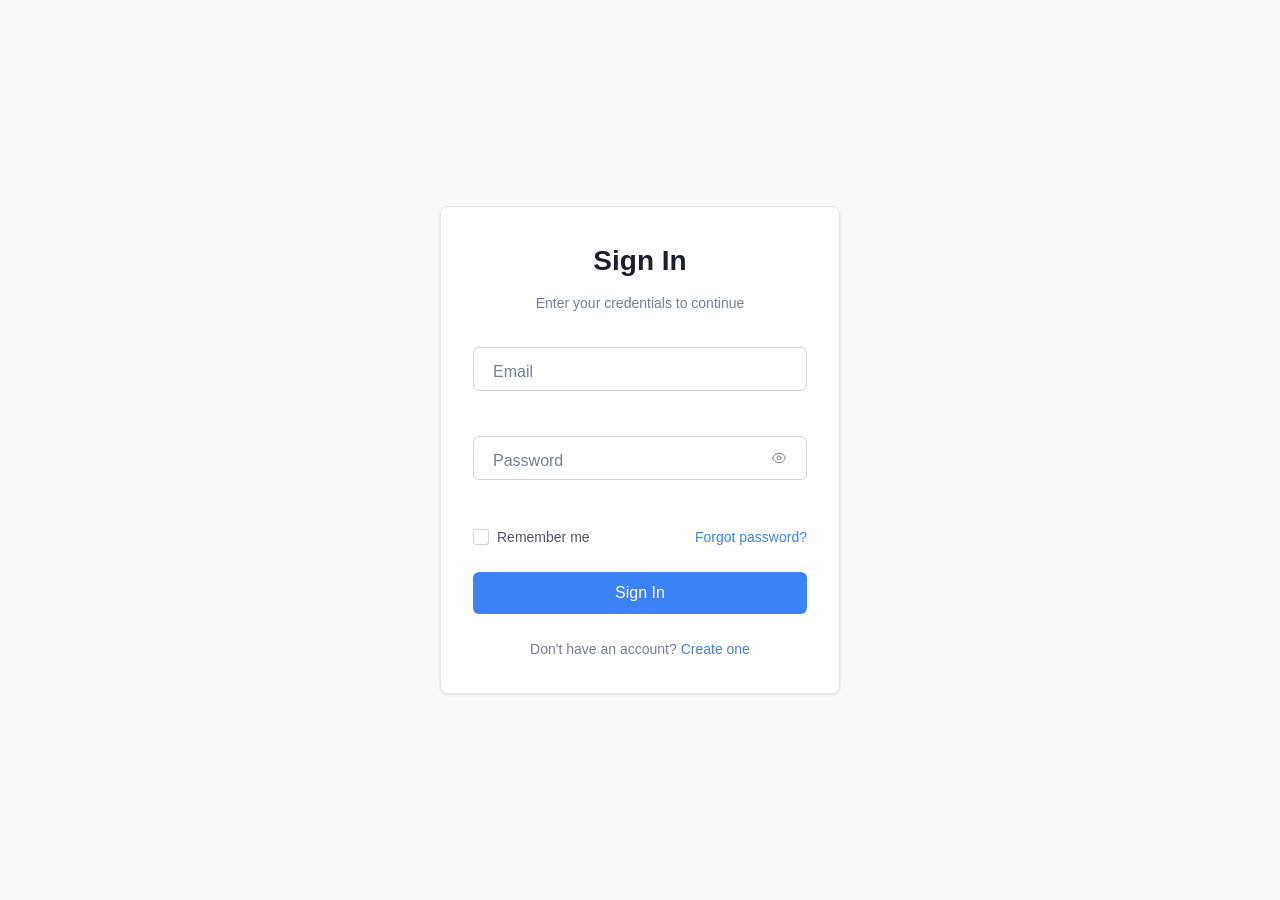
<file: src/main/resources/static/index.html>
<!DOCTYPE html>
<html lang="en">
<head>
    <meta charset="UTF-8">
    <meta name="viewport" content="width=device-width, initial-scale=1.0">
    <title>Minimal Login Form</title>
    <link rel="stylesheet" href="css/login.css">
</head>
<body>
<div class="login-container">
    <div class="login-card">
        <div class="login-header">
            <h2>Sign In</h2>
            <p>Enter your credentials to continue</p>
        </div>

        <form class="login-form" id="loginForm" novalidate>
            <div class="form-group">
                <div class="input-wrapper">
                    <input type="email" id="email" name="email" required autocomplete="email">
                    <label for="email">Email</label>
                </div>
                <span class="error-message" id="emailError"></span>
            </div>

            <div class="form-group">
                <div class="input-wrapper">
                    <input type="password" id="password" name="password" required autocomplete="current-password">
                    <label for="password">Password</label>
                    <button type="button" class="password-toggle" id="passwordToggle" aria-label="Toggle password visibility">
                        <span class="toggle-icon"></span>
                    </button>
                </div>
                <span class="error-message" id="passwordError"></span>
            </div>

            <div class="form-options">
                <div class="remember-wrapper">
                    <input type="checkbox" id="remember" name="remember">
                    <label for="remember" class="checkbox-label">
                        <span class="checkmark"></span>
                        Remember me
                    </label>
                </div>
                <a href="#" class="forgot-password">Forgot password?</a>
            </div>

            <button type="submit" class="login-btn">
                <span class="btn-text">Sign In</span>
                <span class="btn-loader"></span>
            </button>
        </form>

        <div class="signup-link">
            <p>Don't have an account? <a href="register.html">Create one</a></p>
        </div>

        <div class="success-message" id="successMessage">
            <div class="success-icon">✓</div>
            <h3>Welcome back!</h3>
            <p>Redirecting to your dashboard...</p>
        </div>
    </div>
</div>


<script src="js/login.js"></script>
</body>
</html>
</file>
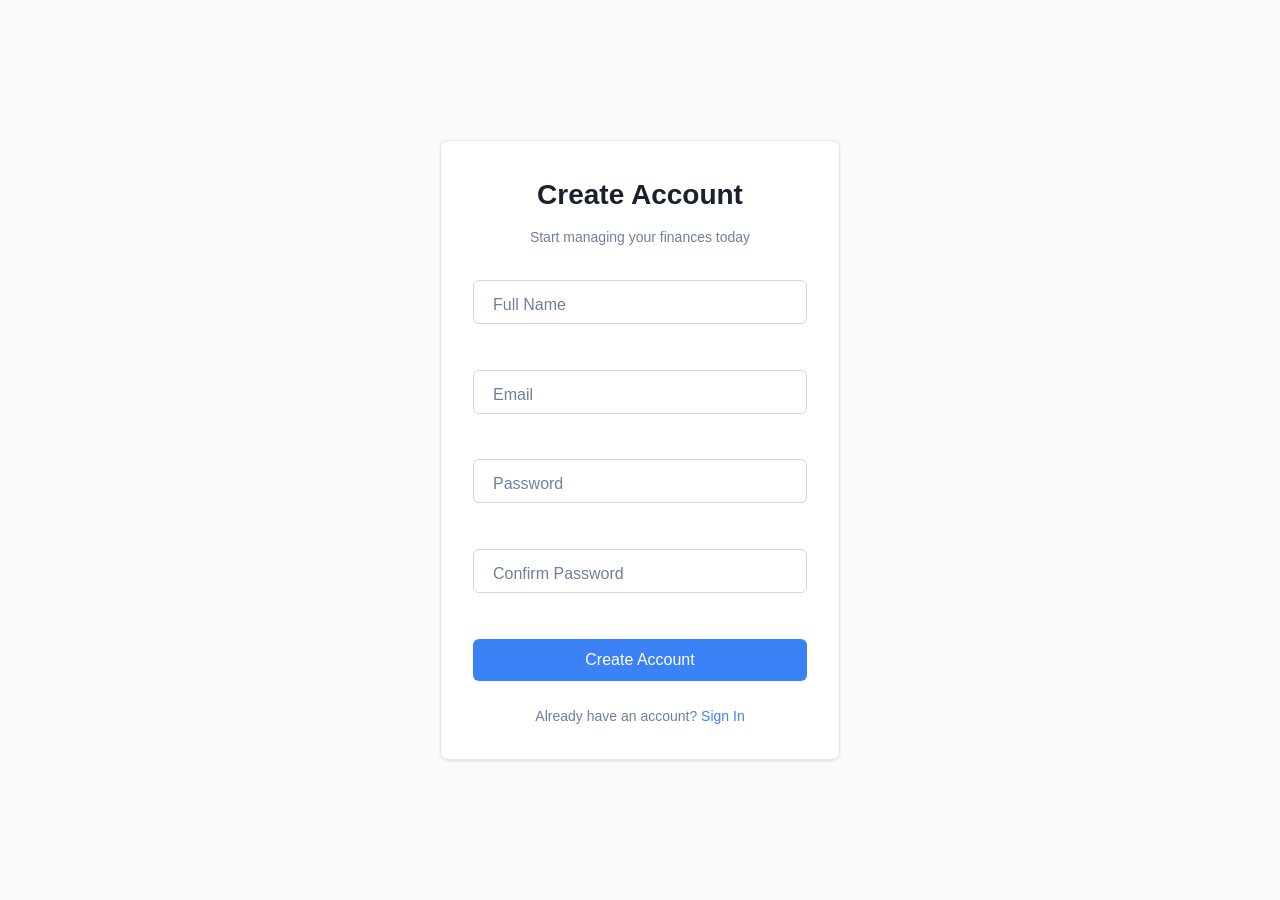
<file: src/main/resources/static/register.html>
<!DOCTYPE html>
<html lang="en">
<head>
    <meta charset="UTF-8">
    <meta name="viewport" content="width=device-width, initial-scale=1.0">
    <title>Create Account</title>
    <link rel="stylesheet" href="css/login.css">
</head>
<body>

<div class="login-container">
    <div class="login-card">

        <div class="login-header">
            <h2>Create Account</h2>
            <p>Start managing your finances today</p>
        </div>

        <form class="login-form" id="registerForm" novalidate>

            <!-- Name -->
            <div class="form-group">
                <div class="input-wrapper">
                    <input type="text" id="name" required>
                    <label for="name">Full Name</label>
                </div>
                <span class="error-message" id="nameError"></span>
            </div>

            <!-- Email -->
            <div class="form-group">
                <div class="input-wrapper">
                    <input type="email" id="email" required>
                    <label for="email">Email</label>
                </div>
                <span class="error-message" id="emailError"></span>
            </div>

            <!-- Password -->
            <div class="form-group">
                <div class="input-wrapper">
                    <input type="password" id="password" required>
                    <label for="password">Password</label>
                </div>
                <span class="error-message" id="passwordError"></span>
            </div>

            <!-- Confirm Password -->
            <div class="form-group">
                <div class="input-wrapper">
                    <input type="password" id="confirmPassword" required>
                    <label for="confirmPassword">Confirm Password</label>
                </div>
                <span class="error-message" id="confirmPasswordError"></span>
            </div>

            <button type="submit" class="login-btn">
                <span class="btn-text">Create Account</span>
                <span class="btn-loader"></span>
            </button>

        </form>

        <div class="signup-link">
            <p>Already have an account? <a href="index.html">Sign In</a></p>
        </div>

    </div>
</div>

<script src="js/register.js"></script>
</body>
</html>
</file>
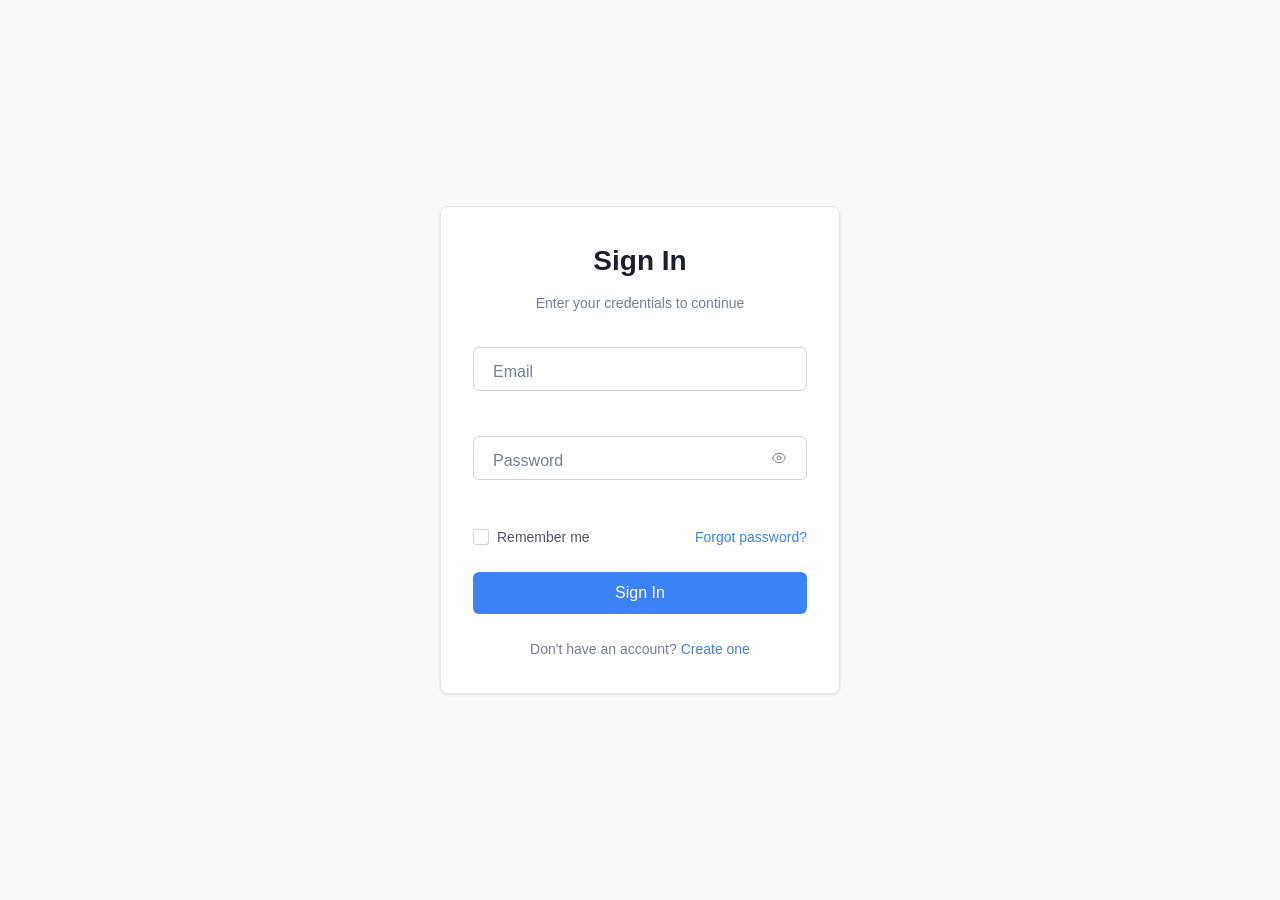
<file: src/main/resources/static/transaction.html>
<!DOCTYPE html>
<html>
<head>
    <title>Transaction History</title>
    <link rel="stylesheet" href="css/style.css">
</head>
<body>

<div class="container">

    <h2>Transaction History</h2>

    <div class="section">

        <div style="display:flex; justify-content:space-between; margin-bottom:15px;">
            <input type="text" id="searchInput"
                   placeholder="Search transactions..."
                   onkeyup="filterTransactions()">

            <select id="typeFilter" onchange="filterTransactions()">
                <option value="All">All</option>
                <option value="Income">Income</option>
                <option value="Expense">Expense</option>
            </select>
        </div>

        <table width="100%">
            <thead>
            <tr>
                <th>Date</th>
                <th>Type</th>
                <th>Category / Source</th>
                <th>Amount</th>
            </tr>
            </thead>
            <tbody id="transactionTable"></tbody>
        </table>

    </div>

    <div style="text-align:center; margin-top:20px;">
        <button onclick="window.location.href='dashboard.html'">
            Back to Dashboard
        </button>
    </div>

</div>

<script src="js/transaction.js"></script>

</body>
</html>
</file>
<file: src/main/resources/static/css/login.css>
/* Minimal Login Form - Complete & Self-Contained */

* {
    margin: 0;
    padding: 0;
    box-sizing: border-box;
}

body {
    font-family: -apple-system, BlinkMacSystemFont, 'Segoe UI', 'Roboto', 'Helvetica Neue', Arial, sans-serif;
    background: #f8fafc;
    min-height: 100vh;
    display: flex;
    align-items: center;
    justify-content: center;
    padding: 20px;
    line-height: 1.6;
}

.login-container {
    width: 100%;
    max-width: 400px;
}

.login-card {
    background: #ffffff;
    border: 1px solid #e2e8f0;
    border-radius: 8px;
    padding: 32px;
    box-shadow: 0 1px 3px rgba(0, 0, 0, 0.1);
    transition: all 0.2s ease;
}

.login-card:hover {
    box-shadow: 0 4px 6px rgba(0, 0, 0, 0.1);
}

.login-header {
    text-align: center;
    margin-bottom: 32px;
}

.login-header h2 {
    color: #1a202c;
    font-size: 1.75rem;
    font-weight: 600;
    margin-bottom: 8px;
}

.login-header p {
    color: #718096;
    font-size: 14px;
    font-weight: 400;
}

/* Form Group & Input Styles */
.form-group {
    margin-bottom: 20px;
    position: relative;
}

.input-wrapper {
    position: relative;
    display: flex;
    flex-direction: column;
}

.input-wrapper input {
    background: #ffffff;
    border: 1px solid #d1d5db;
    border-radius: 6px;
    padding: 12px 16px;
    color: #1a202c;
    font-size: 16px;
    font-weight: 400;
    transition: all 0.2s ease;
    width: 100%;
    outline: none;
}

.input-wrapper input:focus {
    border-color: #3b82f6;
    box-shadow: 0 0 0 3px rgba(59, 130, 246, 0.1);
}

.input-wrapper input:focus + label,
.input-wrapper input:valid + label {
    transform: translateY(-32px) scale(0.85);
    color: #3b82f6;
    font-weight: 500;
}

.input-wrapper label {
    position: absolute;
    left: 16px;
    top: 12px;
    color: #718096;
    font-size: 16px;
    font-weight: 400;
    transition: all 0.2s ease;
    pointer-events: none;
    transform-origin: left top;
    background: #ffffff;
    padding: 0 4px;
}

/* Password Toggle */
.input-wrapper .password-toggle {
    position: absolute;
    right: 12px;
    top: 50%;
    transform: translateY(-50%);
    background: none;
    border: none;
    cursor: pointer;
    padding: 8px;
    color: #718096;
    transition: color 0.2s ease;
    z-index: 2;
}

.input-wrapper .password-toggle:hover {
    color: #3b82f6;
}

.toggle-icon {
    display: block;
    width: 16px;
    height: 16px;
    background-image: url("data:image/svg+xml,%3csvg xmlns='http://www.w3.org/2000/svg' fill='none' viewBox='0 0 24 24' stroke='%23718096' stroke-width='1.5'%3e%3cpath stroke-linecap='round' stroke-linejoin='round' d='M15 12a3 3 0 11-6 0 3 3 0 016 0z'/%3e%3cpath stroke-linecap='round' stroke-linejoin='round' d='M2.458 12C3.732 7.943 7.523 5 12 5c4.478 0 8.268 2.943 9.542 7-1.274 4.057-5.064 7-9.542 7-4.477 0-8.268-2.943-9.542-7z'/%3e%3c/svg%3e");
    background-size: contain;
    background-repeat: no-repeat;
    background-position: center;
    transition: background-image 0.2s ease;
}

.password-toggle:hover .toggle-icon {
    background-image: url("data:image/svg+xml,%3csvg xmlns='http://www.w3.org/2000/svg' fill='none' viewBox='0 0 24 24' stroke='%233b82f6' stroke-width='1.5'%3e%3cpath stroke-linecap='round' stroke-linejoin='round' d='M15 12a3 3 0 11-6 0 3 3 0 016 0z'/%3e%3cpath stroke-linecap='round' stroke-linejoin='round' d='M2.458 12C3.732 7.943 7.523 5 12 5c4.478 0 8.268 2.943 9.542 7-1.274 4.057-5.064 7-9.542 7-4.477 0-8.268-2.943-9.542-7z'/%3e%3c/svg%3e");
}

.toggle-icon.show-password {
    background-image: url("data:image/svg+xml,%3csvg xmlns='http://www.w3.org/2000/svg' fill='none' viewBox='0 0 24 24' stroke='%23718096' stroke-width='1.5'%3e%3cpath stroke-linecap='round' stroke-linejoin='round' d='M3.98 8.223A10.477 10.477 0 001.934 12C3.226 16.338 7.244 19.5 12 19.5c.993 0 1.953-.138 2.863-.395M6.228 6.228A10.45 10.45 0 0112 4.5c4.756 0 8.773 3.162 10.065 7.498a10.523 10.523 0 01-4.293 5.774M6.228 6.228L3 3m3.228 3.228l3.65 3.65m7.894 7.894L21 21m-3.228-3.228l-3.65-3.65m0 0a3 3 0 11-4.243-4.243m4.242 4.242L9.88 9.88'/%3e%3c/svg%3e");
}

/* Form Options */
.form-options {
    display: flex;
    justify-content: space-between;
    align-items: center;
    margin-bottom: 24px;
    flex-wrap: wrap;
    gap: 12px;
}

.remember-wrapper {
    display: flex;
    align-items: center;
    gap: 8px;
    cursor: pointer;
}

.remember-wrapper input[type="checkbox"] {
    display: none;
}

.checkmark {
    width: 16px;
    height: 16px;
    border: 1px solid #d1d5db;
    border-radius: 3px;
    display: flex;
    align-items: center;
    justify-content: center;
    transition: all 0.2s ease;
    flex-shrink: 0;
    background: #ffffff;
}

.remember-wrapper input[type="checkbox"]:checked + .checkbox-label .checkmark {
    background: #3b82f6;
    border-color: #3b82f6;
}

.remember-wrapper input[type="checkbox"]:checked + .checkbox-label .checkmark::after {
    content: '✓';
    color: white;
    font-size: 10px;
    font-weight: bold;
}

.checkbox-label {
    color: #4a5568;
    font-size: 14px;
    cursor: pointer;
    user-select: none;
    display: flex;
    align-items: center;
    gap: 8px;
}

.forgot-password {
    color: #3b82f6;
    text-decoration: none;
    font-size: 14px;
    font-weight: 500;
    transition: color 0.2s ease;
}

.forgot-password:hover {
    color: #2563eb;
}

/* Login Button */
.login-btn {
    width: 100%;
    background: #3b82f6;
    border: none;
    border-radius: 6px;
    padding: 12px 24px;
    color: white;
    font-size: 16px;
    font-weight: 500;
    cursor: pointer;
    transition: all 0.2s ease;
    position: relative;
    margin-bottom: 24px;
}

.login-btn:hover {
    background: #2563eb;
    transform: translateY(-1px);
    box-shadow: 0 4px 6px rgba(59, 130, 246, 0.2);
}

.login-btn:active {
    transform: translateY(0);
}

/* Loading State */
.login-btn.loading {
    pointer-events: none;
    background: #9ca3af;
}

.btn-text {
    transition: opacity 0.2s ease;
}

.btn-loader {
    position: absolute;
    top: 50%;
    left: 50%;
    transform: translate(-50%, -50%);
    width: 16px;
    height: 16px;
    border: 2px solid transparent;
    border-top: 2px solid white;
    border-radius: 50%;
    opacity: 0;
    animation: spin 1s linear infinite;
    transition: opacity 0.2s ease;
}

.login-btn.loading .btn-text {
    opacity: 0;
}

.login-btn.loading .btn-loader {
    opacity: 1;
}

/* Error States */
.error-message {
    color: #dc2626;
    font-size: 12px;
    font-weight: 500;
    margin-top: 6px;
    margin-left: 4px;
    opacity: 0;
    transform: translateY(-10px);
    transition: all 0.2s ease;
}

.error-message.show {
    opacity: 1;
    transform: translateY(0);
}

.form-group.error .input-wrapper input {
    border-color: #dc2626;
    box-shadow: 0 0 0 3px rgba(220, 38, 38, 0.1);
}

/* Success Message */
.success-message {
    display: none;
    text-align: center;
    padding: 32px 20px;
    opacity: 0;
    transform: translateY(20px);
    transition: all 0.3s ease;
}

.success-message.show {
    display: block;
    opacity: 1;
    transform: translateY(0);
}

.success-icon {
    width: 48px;
    height: 48px;
    background: #059669;
    border-radius: 50%;
    display: flex;
    align-items: center;
    justify-content: center;
    font-size: 20px;
    color: white;
    margin: 0 auto 16px;
}

.success-message h3 {
    color: #1a202c;
    font-size: 1.25rem;
    margin-bottom: 8px;
}

.success-message p {
    color: #718096;
    font-size: 14px;
}

/* Signup Link */
.signup-link {
    text-align: center;
}

.signup-link p {
    color: #718096;
    font-size: 14px;
}

.signup-link a {
    color: #3b82f6;
    text-decoration: none;
    font-weight: 500;
    transition: color 0.2s ease;
}

.signup-link a:hover {
    color: #2563eb;
}

/* Animations */
@keyframes spin {
    0% { transform: translate(-50%, -50%) rotate(0deg); }
    100% { transform: translate(-50%, -50%) rotate(360deg); }
}

/* Mobile Responsive */
@media (max-width: 480px) {
    body {
        padding: 16px;
    }

    .login-card {
        padding: 24px;
    }

    .login-header h2 {
        font-size: 1.5rem;
    }

    .form-options {
        flex-direction: column;
        align-items: flex-start;
        gap: 16px;
    }
}
</file>
<file: src/main/resources/static/css/style.css>
body {
    font-family: Arial, sans-serif;
    margin: 0;
    background: linear-gradient(to right, #eef2f3, #dce3e9);
}
#logoutbtn {
    position: relative;
    bottom: -290px;
    background-color: crimson;
}
.container {
    width: 95%;
    margin: 30px auto;
}

/* GRID LAYOUT */
.dashboard-grid {
    display: grid;
    grid-template-columns: 2fr 1fr;
    gap: 20px;
    margin-bottom: 30px;
}

.form-grid {
    display: grid;
    grid-template-columns: 1fr 1fr;
    gap: 20px;
}

h2 {
    text-align: center;
    margin-bottom: 30px;
}

/* SUMMARY CARDS */
.summary {
    display: flex;
    justify-content: space-between;
    margin-bottom: 30px;
}

.card {
    background: white;
    padding: 10px;
    width: 30%;
    border-radius: 10px;
    box-shadow: 0 4px 10px rgba(0,0,0,0.1);
    text-align: center;
}

.card h3 {
    margin-bottom: 10px;
}

/* FORM SECTION */
.section {
    background: white;
    padding: 20px;
    margin-bottom: 25px;
    border-radius: 10px;
    box-shadow: 0 4px 10px rgba(0,0,0,0.05);
}

input, select {
    padding: 8px;
    margin: 5px;
}

button {
    padding: 8px 15px;
    background-color: #4CAF50;
    color: white;
    border: none;
    border-radius: 5px;
    cursor: pointer;
}

button:hover {
    background-color: #45a049;
}

/* LISTS */
ul {
    list-style: none;
    padding: 0;
}

li {
    background: #334155;
    padding: 8px;
    margin: 5px 0;
    border-radius: 5px;
}

/* CHART CENTER */
.chart-container {
    width: 350px;
    height: 350px;
    margin: 20px auto;
}

/* TABLE STYLING */
table {
    border-collapse: collapse;
    background: white;
}

th, td {
    padding: 10px;
    text-align: center;
}

th {
    background-color: #4CAF50;
    color: white;
}

tr:nth-child(even) {
    background-color: #f2f2f2;
}

table {
    border-collapse: collapse;
    width: 100%;
}

th, td {
    padding: 12px;
    text-align: center;
}

th {
    background-color: #4CAF50;
    color: white;
}

tr:hover {
    background-color: #f1f1f1;
    transition: 0.2s;
}

.header {
    display: flex;
    justify-content: space-between;
    align-items: center;
    margin-bottom: 20px;
}

.data-table {
    width: 100%;
    border-collapse: collapse;
    margin-top: 10px;
}

.data-table th,
.data-table td {
    padding: 10px;
    text-align: left;
    border-bottom: 1px solid #ddd;
}

.data-table th {
    background-color: #4caf50;
    font-weight: 600;
}

.data-table tr:hover {
    background-color: #f9fafb;
}

.dashboard-layout {
    display: flex;
    min-height: 100vh;
}

/* Sidebar */
.sidebar {
    width: 250px;
    background: #1e293b;
    color: white;
    padding: 20px;
}

.profile-section {
    text-align: center;
    margin-bottom: 30px;
}

.profile-img {
    width: 80px;
    height: 80px;
    border-radius: 50%;
    margin-bottom: 10px;
    object-fit: cover;
    border: 2px solid white;
}

.sidebar h3 {
    margin-bottom: 5px;
}

.sidebar p {
    font-size: 12px;
    color: #cbd5e1;
}

.menu {
    list-style: none;
    padding: 0;
}

.menu li {
    padding: 12px;
    cursor: pointer;
    border-radius: 6px;
    margin-bottom: 8px;
    transition: 0.2s;
}

.menu li:hover {
    background: #334155;
}

/* Main Content */
.main-content {
    margin-left: 300px;
    flex: 1;
    padding: 30px;
    background: #f1f5f9;
}
.dashboard-layout {
    display: flex;
}

/* FIXED SIDEBAR */
.sidebar {
    width: 250px;
    height: 100vh;          /* Full screen height */
    position: fixed;        /* 🔥 Makes it static while scrolling */
    top: 0;
    left: 0;
    background: #1e293b;
    color: white;
    padding: 20px;
    overflow-y: auto;       /* Scroll if content too long */
}

html {
    scroll-behavior: smooth;
}

}
</file>
